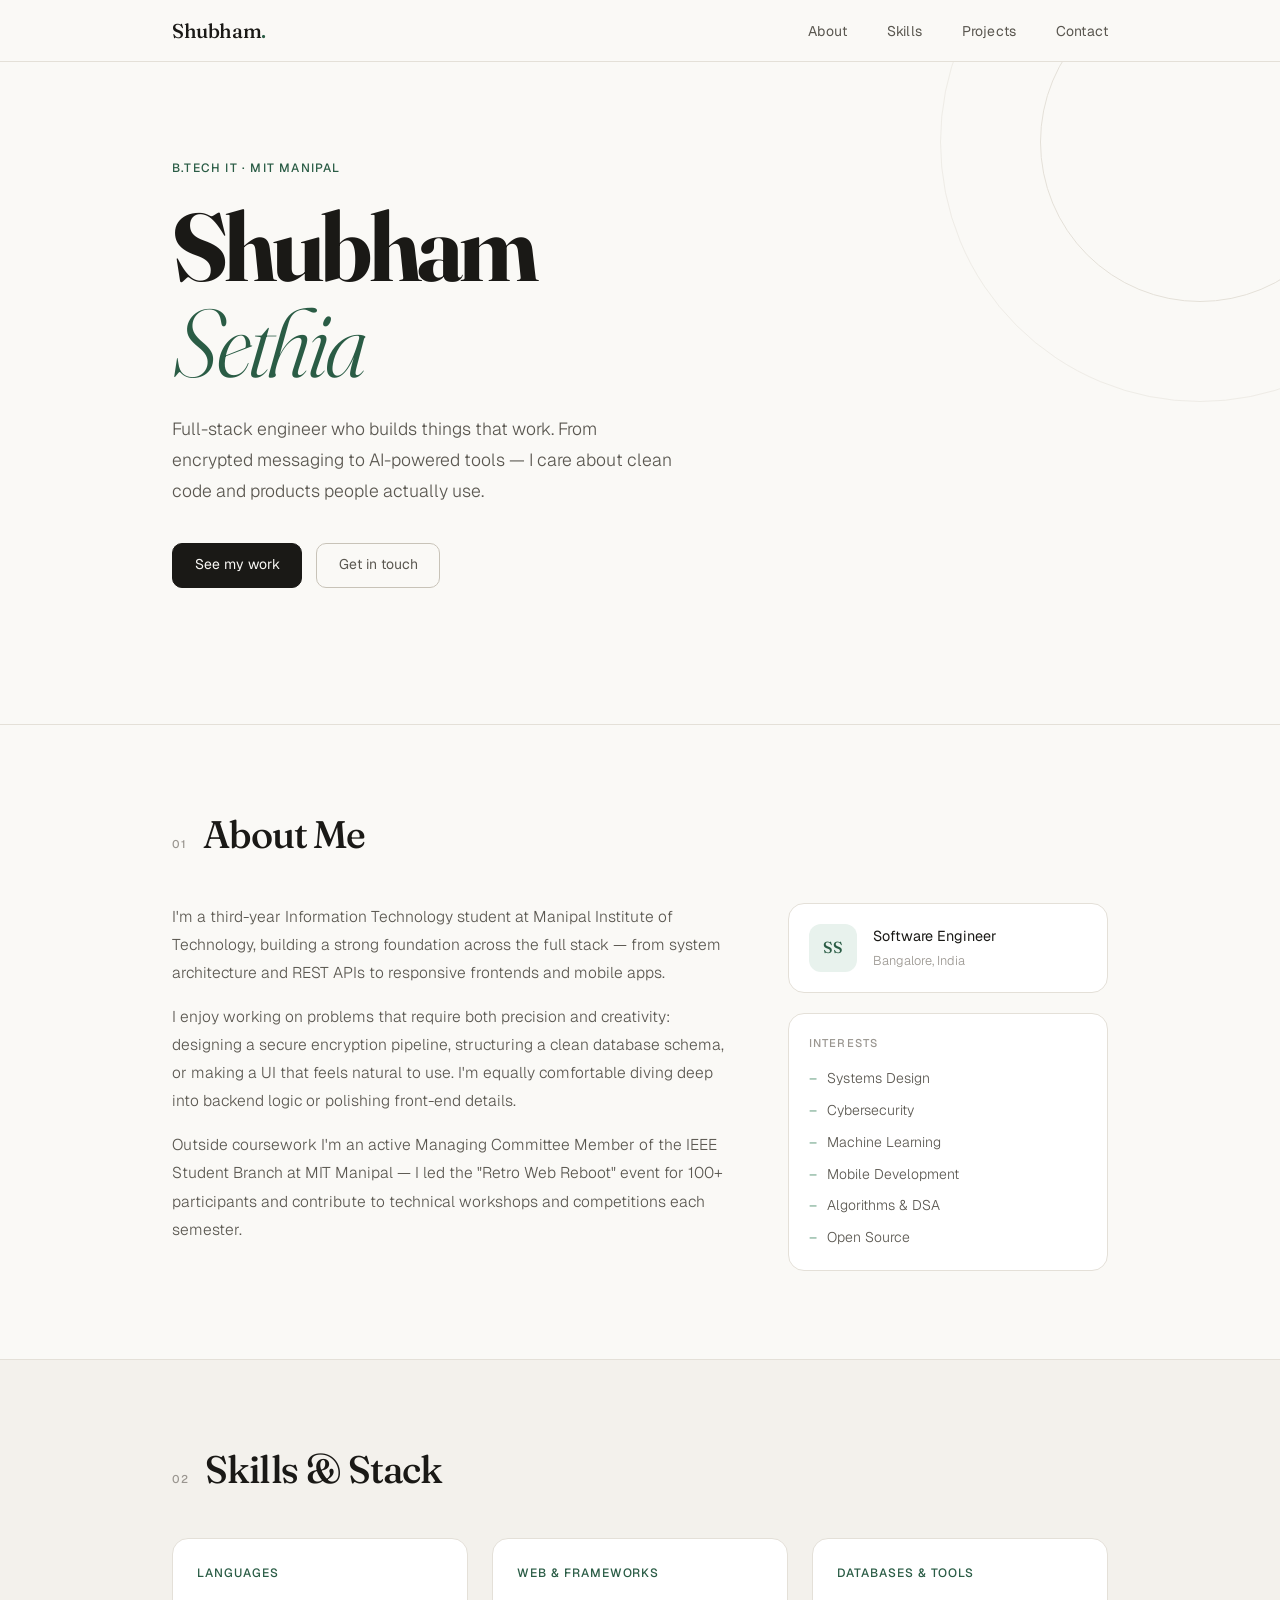
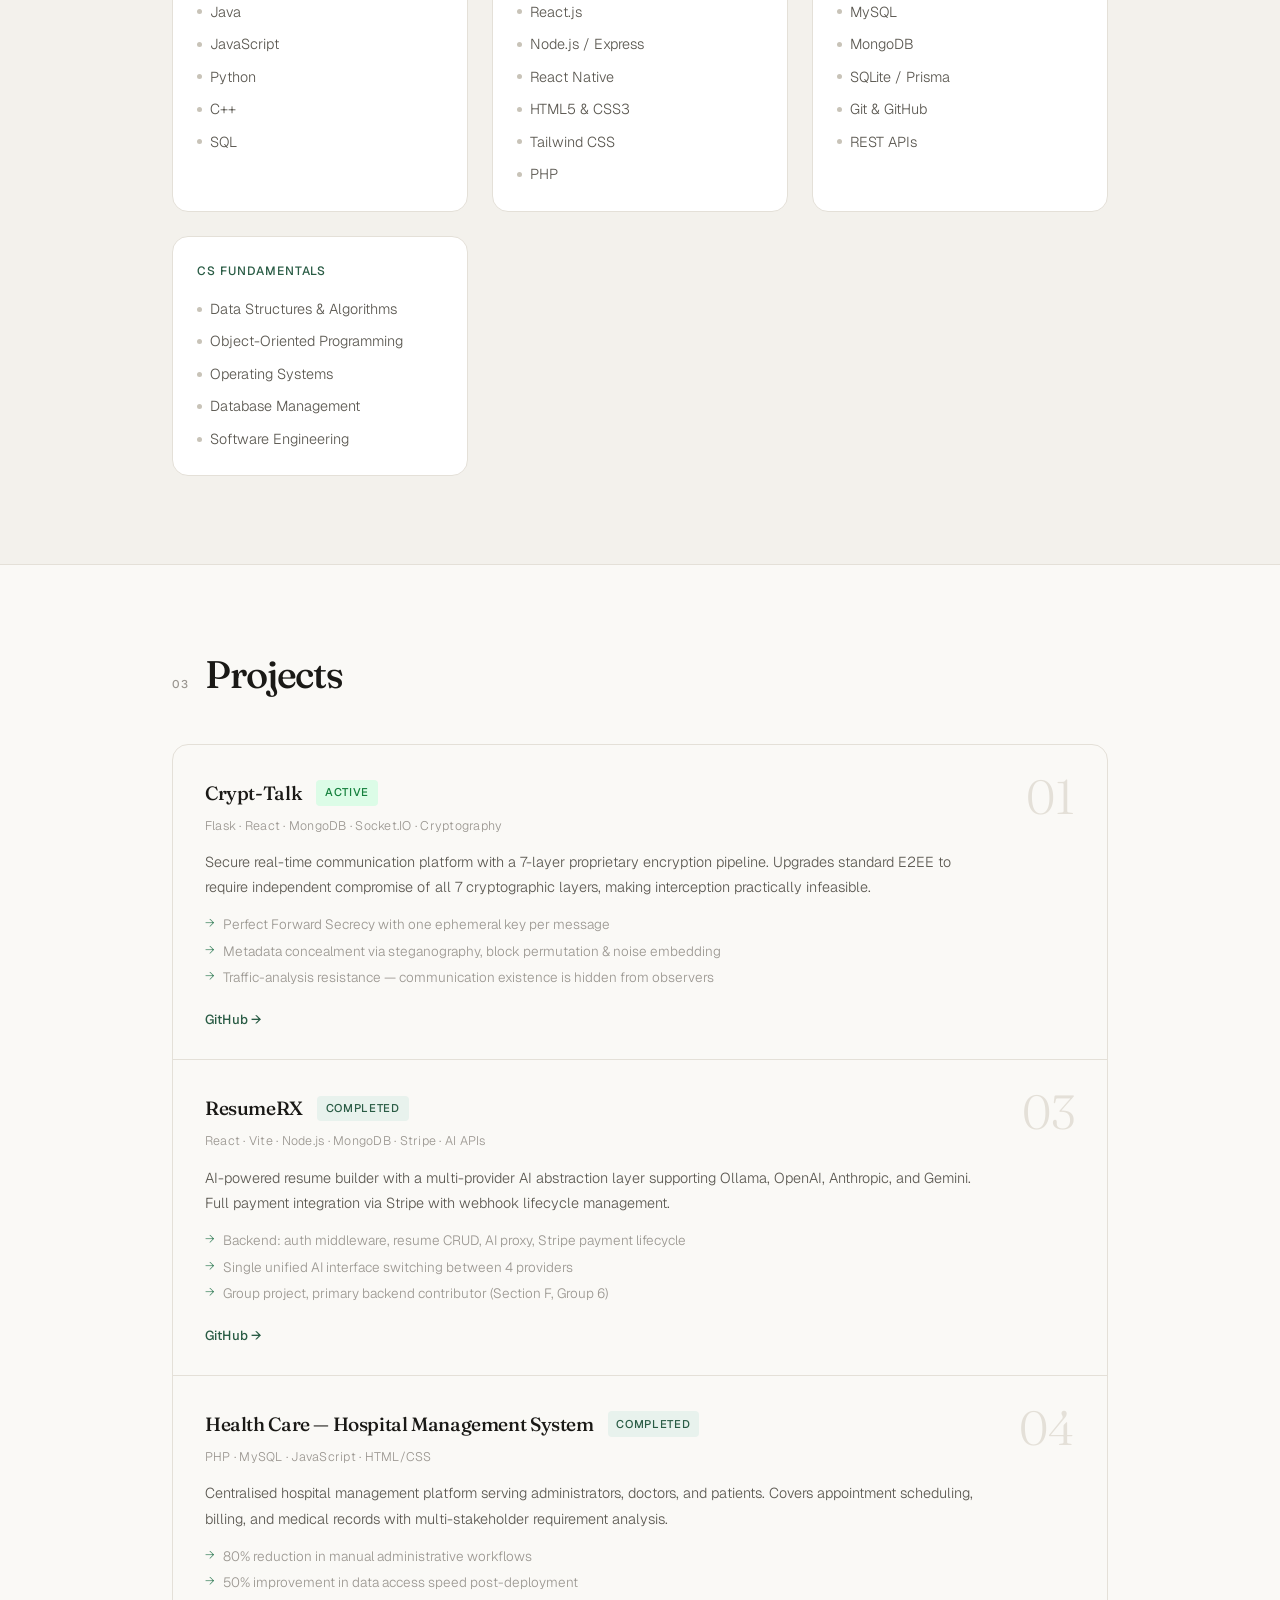
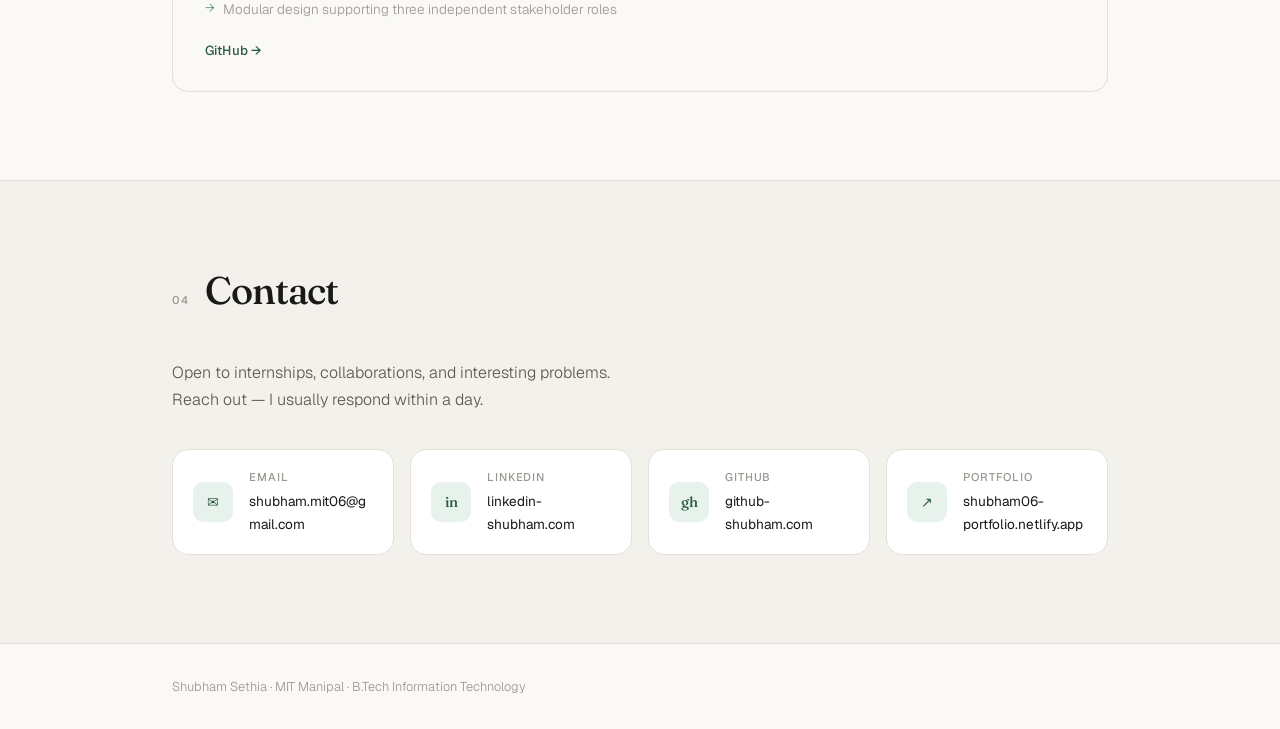
<file: Assignment 1/index.html>
<!DOCTYPE html>
<html lang="en">
<head>
  <meta charset="UTF-8" />
  <meta name="viewport" content="width=device-width, initial-scale=1.0" />
  <title>Shubham Sethia - Portfolio</title>
  <link rel="preconnect" href="https://fonts.googleapis.com" />
  <link rel="preconnect" href="https://fonts.gstatic.com" crossorigin />
  <link href="https://fonts.googleapis.com/css2?family=Fraunces:ital,opsz,wght@0,9..144,300;0,9..144,500;0,9..144,700;1,9..144,300;1,9..144,500&family=Geist:wght@300;400;500&display=swap" rel="stylesheet" />
  <style>
    *, *::before, *::after {
      box-sizing: border-box;
      margin: 0;
      padding: 0;
    }

    :root {
      --bg: #faf9f6;
      --bg-tint: #f3f1ec;
      --surface: #ffffff;
      --border: #e4e0d8;
      --border-dark: #c8c3b8;
      --text: #1a1916;
      --text-2: #5a5750;
      --text-3: #9a9690;
      --accent: #2a5c45;
      --accent-light: #e8f2ed;
      --accent-mid: #4a8c6a;
      --warm: #c45c2a;
      --warm-light: #fdf0ea;
      --font-serif: 'Fraunces', Georgia, serif;
      --font-sans: 'Geist', system-ui, sans-serif;
      --radius: 10px;
      --radius-lg: 16px;
      --max-w: 1000px;
      --nav-h: 62px;
    }

    html {
      scroll-behavior: smooth;
    }

    body {
      background: var(--bg);
      color: var(--text);
      font-family: var(--font-sans);
      font-size: 16px;
      line-height: 1.7;
      font-weight: 300;
      -webkit-font-smoothing: antialiased;
    }

    .container {
      max-width: var(--max-w);
      margin: 0 auto;
      padding: 0 2rem;
    }

    #navbar {
      position: sticky;
      top: 0;
      z-index: 100;
      background: rgba(250, 249, 246, 0.92);
      backdrop-filter: blur(12px);
      -webkit-backdrop-filter: blur(12px);
      border-bottom: 1px solid var(--border);
      height: var(--nav-h);
    }

    .nav-inner {
      max-width: var(--max-w);
      margin: 0 auto;
      padding: 0 2rem;
      height: 100%;
      display: flex;
      align-items: center;
      justify-content: space-between;
    }

    .nav-logo {
      font-family: var(--font-serif);
      font-size: 1.25rem;
      font-weight: 500;
      color: var(--text);
      text-decoration: none;
      letter-spacing: -0.02em;
    }

    .nav-logo span {
      color: var(--accent);
    }

    .nav-links {
      display: flex;
      list-style: none;
      gap: 2.5rem;
    }

    .nav-links a {
      font-size: 0.875rem;
      font-weight: 400;
      color: var(--text-2);
      text-decoration: none;
      letter-spacing: 0.01em;
      transition: color 0.18s;
    }

    .nav-links a:hover {
      color: var(--text);
    }

    .nav-toggle {
      display: none;
      flex-direction: column;
      gap: 5px;
      background: none;
      border: none;
      cursor: pointer;
      padding: 4px;
    }

    .nav-toggle span {
      display: block;
      width: 22px;
      height: 1.5px;
      background: var(--text);
      transition: all 0.22s;
      transform-origin: center;
    }

    .nav-toggle.open span:nth-child(1) { transform: translateY(6.5px) rotate(45deg); }
    .nav-toggle.open span:nth-child(2) { opacity: 0; }
    .nav-toggle.open span:nth-child(3) { transform: translateY(-6.5px) rotate(-45deg); }

    .hero {
      position: relative;
      padding: 6rem 0 5rem;
      overflow: hidden;
    }

    .hero-eyebrow {
      font-family: var(--font-sans);
      font-size: 0.75rem;
      font-weight: 500;
      letter-spacing: 0.1em;
      text-transform: uppercase;
      color: var(--accent);
      margin-bottom: 1.25rem;
      opacity: 0;
      animation: slideUp 0.6s 0.1s forwards;
    }

    .hero-name {
      font-family: var(--font-serif);
      font-size: clamp(3.2rem, 8vw, 6rem);
      font-weight: 700;
      line-height: 1;
      letter-spacing: -0.04em;
      color: var(--text);
      margin-bottom: 1.5rem;
      opacity: 0;
      animation: slideUp 0.6s 0.2s forwards;
    }

    .hero-name em {
      font-style: italic;
      font-weight: 300;
      color: var(--accent);
    }

    .hero-sub {
      font-size: 1.1rem;
      color: var(--text-2);
      max-width: 500px;
      line-height: 1.75;
      margin-bottom: 2.25rem;
      font-weight: 300;
      opacity: 0;
      animation: slideUp 0.6s 0.3s forwards;
    }

    .hero-actions {
      display: flex;
      gap: 0.875rem;
      flex-wrap: wrap;
      margin-bottom: 3.5rem;
      opacity: 0;
      animation: slideUp 0.6s 0.4s forwards;
    }

    .btn {
      display: inline-flex;
      align-items: center;
      gap: 6px;
      padding: 0.6rem 1.35rem;
      font-family: var(--font-sans);
      font-size: 0.875rem;
      font-weight: 400;
      border-radius: var(--radius);
      text-decoration: none;
      transition: all 0.18s;
      cursor: pointer;
      border: 1px solid transparent;
    }

    .btn-dark {
      background: var(--text);
      color: var(--bg);
      border-color: var(--text);
    }

    .btn-dark:hover {
      background: #333;
      border-color: #333;
      transform: translateY(-1px);
    }

    .btn-outline {
      background: transparent;
      color: var(--text-2);
      border-color: var(--border-dark);
    }

    .btn-outline:hover {
      color: var(--text);
      border-color: var(--text);
      background: var(--surface);
    }

    .hero-meta {
      display: flex;
      align-items: center;
      gap: 2rem;
      padding-top: 2.5rem;
      border-top: 1px solid var(--border);
      opacity: 0;
      animation: slideUp 0.6s 0.5s forwards;
    }

    .meta-item {
      display: flex;
      flex-direction: column;
      gap: 2px;
    }

    .meta-num {
      font-family: var(--font-serif);
      font-size: 1.5rem;
      font-weight: 500;
      color: var(--text);
      line-height: 1;
      letter-spacing: -0.03em;
    }

    .meta-label {
      font-size: 0.75rem;
      color: var(--text-3);
      letter-spacing: 0.04em;
    }

    .meta-divider {
      width: 1px;
      height: 36px;
      background: var(--border);
    }

    .hero-deco {
      position: absolute;
      top: -80px;
      right: -80px;
      pointer-events: none;
    }

    .deco-ring {
      position: absolute;
      border-radius: 50%;
      border: 1px solid var(--border);
    }

    .ring-1 {
      width: 320px;
      height: 320px;
      top: 0;
      right: 0;
    }

    .ring-2 {
      width: 520px;
      height: 520px;
      top: -100px;
      right: -100px;
      opacity: 0.5;
    }

    .section {
      padding: 5.5rem 0;
      border-top: 1px solid var(--border);
    }

    .section-tinted {
      background: var(--bg-tint);
    }

    .section-header {
      display: flex;
      align-items: baseline;
      gap: 1rem;
      margin-bottom: 3rem;
    }

    .section-num {
      font-family: var(--font-sans);
      font-size: 0.7rem;
      font-weight: 500;
      letter-spacing: 0.1em;
      color: var(--text-3);
    }

    .section-header h2 {
      font-family: var(--font-serif);
      font-size: clamp(1.7rem, 3.5vw, 2.4rem);
      font-weight: 500;
      letter-spacing: -0.03em;
      color: var(--text);
      line-height: 1.1;
    }

    .about-grid {
      display: grid;
      grid-template-columns: 1fr 320px;
      gap: 4rem;
      align-items: start;
    }

    .about-text p {
      font-size: 0.975rem;
      color: var(--text-2);
      line-height: 1.8;
    }

    .about-text p + p {
      margin-top: 1rem;
    }

    .about-card {
      display: flex;
      align-items: center;
      gap: 1rem;
      padding: 1.25rem;
      background: var(--surface);
      border: 1px solid var(--border);
      border-radius: var(--radius-lg);
      margin-bottom: 1.25rem;
    }

    .about-initials {
      width: 48px;
      height: 48px;
      border-radius: 12px;
      background: var(--accent-light);
      color: var(--accent);
      display: flex;
      align-items: center;
      justify-content: center;
      font-family: var(--font-serif);
      font-size: 1rem;
      font-weight: 500;
      flex-shrink: 0;
    }

    .about-role {
      font-size: 0.9rem;
      font-weight: 400;
      color: var(--text);
      margin-bottom: 2px;
    }

    .about-place {
      font-size: 0.8rem;
      color: var(--text-3);
    }

    .interests-block {
      padding: 1.25rem;
      background: var(--surface);
      border: 1px solid var(--border);
      border-radius: var(--radius-lg);
    }

    .block-label {
      font-size: 0.7rem;
      font-weight: 500;
      letter-spacing: 0.1em;
      text-transform: uppercase;
      color: var(--text-3);
      margin-bottom: 0.875rem;
    }

    .interests-list {
      list-style: none;
      display: flex;
      flex-direction: column;
      gap: 0.5rem;
    }

    .interests-list li {
      font-size: 0.875rem;
      color: var(--text-2);
      padding-left: 1.1rem;
      position: relative;
    }

    .interests-list li::before {
      content: '–';
      position: absolute;
      left: 0;
      color: var(--accent-mid);
    }

    .skills-grid {
      display: grid;
      grid-template-columns: repeat(auto-fill, minmax(220px, 1fr));
      gap: 1.5rem;
    }

    .skill-group {
      background: var(--surface);
      border: 1px solid var(--border);
      border-radius: var(--radius-lg);
      padding: 1.5rem;
    }

    .skill-group-title {
      font-family: var(--font-sans);
      font-size: 0.75rem;
      font-weight: 500;
      letter-spacing: 0.08em;
      text-transform: uppercase;
      color: var(--accent);
      margin-bottom: 1rem;
    }

    .skill-list {
      list-style: none;
      display: flex;
      flex-direction: column;
      gap: 0.5rem;
    }

    .skill-list li {
      font-size: 0.9rem;
      color: var(--text-2);
      display: flex;
      align-items: center;
      gap: 8px;
    }

    .skill-list li::before {
      content: '';
      display: block;
      width: 5px;
      height: 5px;
      border-radius: 50%;
      background: var(--border-dark);
      flex-shrink: 0;
    }

    .projects-list {
      display: flex;
      flex-direction: column;
      gap: 0;
      border: 1px solid var(--border);
      border-radius: var(--radius-lg);
      overflow: hidden;
    }

    .project-item {
      border-bottom: 1px solid var(--border);
      position: relative;
      transition: background 0.18s;
    }

    .project-item:last-child {
      border-bottom: none;
    }

    .project-item::before {
      content: attr(data-index);
      position: absolute;
      top: 1.75rem;
      right: 2rem;
      font-family: var(--font-serif);
      font-size: 3rem;
      font-weight: 300;
      color: var(--border);
      line-height: 1;
      user-select: none;
      transition: color 0.18s;
    }

    .project-item:hover {
      background: var(--surface);
    }

    .project-item:hover::before {
      color: var(--accent-light);
    }

    .project-body {
      padding: 2rem 2rem 1.75rem;
      padding-right: 7rem;
    }

    .project-top {
      display: flex;
      align-items: center;
      gap: 0.875rem;
      margin-bottom: 0.35rem;
    }

    .project-top h3 {
      font-family: var(--font-serif);
      font-size: 1.2rem;
      font-weight: 500;
      color: var(--text);
      letter-spacing: -0.02em;
    }

    .project-status {
      font-size: 0.7rem;
      font-weight: 500;
      letter-spacing: 0.06em;
      text-transform: uppercase;
      padding: 0.2rem 0.55rem;
      border-radius: 4px;
    }

    .status-active {
      background: #dcfce7;
      color: #15803d;
    }

    .status-done {
      background: var(--accent-light);
      color: var(--accent);
    }

    .project-tech {
      font-size: 0.78rem;
      color: var(--text-3);
      margin-bottom: 0.875rem;
      letter-spacing: 0.02em;
    }

    .project-desc {
      font-size: 0.9rem;
      color: var(--text-2);
      line-height: 1.75;
      margin-bottom: 0.875rem;
    }

    .project-points {
      list-style: none;
      display: flex;
      flex-direction: column;
      gap: 0.3rem;
      margin-bottom: 1.25rem;
    }

    .project-points li {
      font-size: 0.845rem;
      color: var(--text-3);
      padding-left: 1.1rem;
      position: relative;
      line-height: 1.6;
    }

    .project-points li::before {
      content: '→';
      position: absolute;
      left: 0;
      font-size: 0.75rem;
      color: var(--accent-mid);
    }

    .project-links {
      display: flex;
      gap: 1.25rem;
    }

    .project-link {
      font-size: 0.82rem;
      font-weight: 500;
      color: var(--accent);
      text-decoration: none;
      letter-spacing: 0.01em;
      transition: color 0.15s;
    }

    .project-link:hover {
      color: var(--text);
    }

    .contact-intro {
      font-size: 1rem;
      color: var(--text-2);
      margin-bottom: 2.25rem;
      max-width: 440px;
    }

    .contact-grid {
      display: grid;
      grid-template-columns: repeat(auto-fill, minmax(220px, 1fr));
      gap: 1rem;
    }

    .contact-card {
      display: flex;
      align-items: center;
      box-sizing: border-box;
      gap: 1rem;
      padding: 1.1rem 1.25rem;
      background: var(--surface);
      border: 1px solid var(--border);
      border-radius: var(--radius-lg);
      text-decoration: none;
      transition: all 0.18s;
    }

    .contact-card:hover {
      border-color: var(--border-dark);
      transform: translateY(-2px);
      box-shadow: 0 4px 16px rgba(0,0,0,0.06);
    }

    .contact-icon {
      width: 40px;
      height: 40px;
      border-radius: 10px;
      background: var(--accent-light);
      color: var(--accent);
      display: flex;
      align-items: center;
      justify-content: center;
      font-family: var(--font-serif);
      font-size: 0.9rem;
      font-weight: 500;
      flex-shrink: 0;
    }

    .contact-type {
      font-size: 0.7rem;
      font-weight: 500;
      letter-spacing: 0.08em;
      text-transform: uppercase;
      color: var(--text-3);
      margin-bottom: 3px;
    }

    .contact-val {
      font-size: 0.85rem;
      color: var(--text);
      font-weight: 400;
      word-break: break-word;
      overflow-wrap: break-word;
    }

    footer {
      padding: 2rem 0;
      border-top: 1px solid var(--border);
    }

    .footer-inner {
      display: flex;
      align-items: center;
      justify-content: space-between;
      flex-wrap: wrap;
      gap: 0.5rem;
    }

    footer p {
      font-size: 0.8rem;
      color: var(--text-3);
    }

    @keyframes slideUp {
      from { opacity: 0; transform: translateY(18px); }
      to   { opacity: 1; transform: none; }
    }

    .reveal {
      opacity: 0;
      transform: translateY(16px);
      transition: opacity 0.55s ease, transform 0.55s ease;
    }

    .reveal.visible {
      opacity: 1;
      transform: none;
    }

    @media (max-width: 768px) {
      .about-grid {
        grid-template-columns: 1fr;
        gap: 2.5rem;
      }

      .hero-name {
        font-size: clamp(2.8rem, 12vw, 4rem);
      }

      .nav-links {
        display: none;
        position: absolute;
        top: var(--nav-h);
        left: 0;
        right: 0;
        background: var(--bg);
        border-bottom: 1px solid var(--border);
        flex-direction: column;
        gap: 0;
        padding: 0.5rem 0;
      }

      .nav-links.open {
        display: flex;
      }

      .nav-links li a {
        display: block;
        padding: 0.75rem 2rem;
        font-size: 0.95rem;
      }

      .nav-toggle {
        display: flex;
      }

      #navbar {
        position: relative;
      }

      .hero-meta {
        gap: 1.25rem;
      }

      .project-item::before {
        display: none;
      }

      .project-body {
        padding-right: 2rem;
      }

      .footer-inner {
        flex-direction: column;
        text-align: center;
      }
    }

    @media (max-width: 480px) {
      .container {
        padding: 0 1.25rem;
      }

      .section {
        padding: 3.5rem 0;
      }

      .hero {
        padding: 3.5rem 0 3rem;
      }

      .hero-meta {
        flex-wrap: wrap;
        gap: 1rem;
      }

      .meta-divider {
        display: none;
      }

      .contact-grid {
        grid-template-columns: 1fr;
      }
    }
  </style>
</head>
<body>

  <nav id="navbar">
    <div class="nav-inner">
      <a href="#" class="nav-logo">Shubham<span>.</span></a>
      <button class="nav-toggle" id="navToggle" aria-label="Toggle menu">
        <span></span><span></span><span></span>
      </button>
      <ul class="nav-links" id="navLinks">
        <li><a href="#about">About</a></li>
        <li><a href="#skills">Skills</a></li>
        <li><a href="#projects">Projects</a></li>
        <li><a href="#contact">Contact</a></li>
      </ul>
    </div>
  </nav>

  <!-- HERO -->
  <header class="hero">
    <div class="container">
      <div class="hero-eyebrow">B.Tech IT · MIT Manipal</div>
      <h1 class="hero-name">Shubham<br /><em>Sethia</em></h1>
      <p class="hero-sub">
        Full-stack engineer who builds things that work. From encrypted messaging 
        to AI-powered tools — I care about clean code and products people actually use.
      </p>
      <div class="hero-actions">
        <a href="#projects" class="btn btn-dark">See my work</a>
        <a href="#contact" class="btn btn-outline">Get in touch</a>
      </div>
    </div>
    <div class="hero-deco" aria-hidden="true">
      <div class="deco-ring ring-1"></div>
      <div class="deco-ring ring-2"></div>
    </div>
  </header>

  <main>

    <!-- ABOUT -->
    <section id="about" class="section">
      <div class="container">
        <div class="section-header">
          <span class="section-num">01</span>
          <h2>About Me</h2>
        </div>
        <div class="about-grid">
          <div class="about-text">
            <p>
              I'm a third-year Information Technology student at Manipal Institute of Technology,
              building a strong foundation across the full stack — from system architecture and 
              REST APIs to responsive frontends and mobile apps.
            </p>
            <p>
              I enjoy working on problems that require both precision and creativity: designing 
              a secure encryption pipeline, structuring a clean database schema, or making a UI 
              that feels natural to use. I'm equally comfortable diving deep into backend logic 
              or polishing front-end details.
            </p>
            <p>
              Outside coursework I'm an active Managing Committee Member of the IEEE Student Branch 
              at MIT Manipal — I led the "Retro Web Reboot" event for 100+ participants and 
              contribute to technical workshops and competitions each semester.
            </p>
          </div>
          <div class="about-side">
            <div class="about-card">
              <div class="about-initials">SS</div>
              <div class="about-card-info">
                <p class="about-role">Software Engineer</p>
                <p class="about-place">Bangalore, India</p>
              </div>
            </div>
            <div class="interests-block">
              <p class="block-label">Interests</p>
              <ul class="interests-list">
                <li>Systems Design</li>
                <li>Cybersecurity</li>
                <li>Machine Learning</li>
                <li>Mobile Development</li>
                <li>Algorithms &amp; DSA</li>
                <li>Open Source</li>
              </ul>
            </div>
          </div>
        </div>
      </div>
    </section>

    <!-- SKILLS -->
    <section id="skills" class="section section-tinted">
      <div class="container">
        <div class="section-header">
          <span class="section-num">02</span>
          <h2>Skills &amp; Stack</h2>
        </div>
        <div class="skills-grid">
          <div class="skill-group">
            <h3 class="skill-group-title">Languages</h3>
            <ul class="skill-list">
              <li>Java</li>
              <li>JavaScript</li>
              <li>Python</li>
              <li>C++</li>
              <li>SQL</li>
            </ul>
          </div>
          <div class="skill-group">
            <h3 class="skill-group-title">Web &amp; Frameworks</h3>
            <ul class="skill-list">
              <li>React.js</li>
              <li>Node.js / Express</li>
              <li>React Native</li>
              <li>HTML5 &amp; CSS3</li>
              <li>Tailwind CSS</li>
              <li>PHP</li>
            </ul>
          </div>
          <div class="skill-group">
            <h3 class="skill-group-title">Databases &amp; Tools</h3>
            <ul class="skill-list">
              <li>MySQL</li>
              <li>MongoDB</li>
              <li>SQLite / Prisma</li>
              <li>Git &amp; GitHub</li>
              <li>REST APIs</li>
            </ul>
          </div>
          <div class="skill-group">
            <h3 class="skill-group-title">CS Fundamentals</h3>
            <ul class="skill-list">
              <li>Data Structures &amp; Algorithms</li>
              <li>Object-Oriented Programming</li>
              <li>Operating Systems</li>
              <li>Database Management</li>
              <li>Software Engineering</li>
            </ul>
          </div>
        </div>
      </div>
    </section>

    <!-- PROJECTS -->
    <section id="projects" class="section">
      <div class="container">
        <div class="section-header">
          <span class="section-num">03</span>
          <h2>Projects</h2>
        </div>

        <div class="projects-list">

          <article class="project-item" data-index="01">
            <div class="project-body">
              <div class="project-top">
                <h3>Crypt-Talk</h3>
                <span class="project-status status-active">Active</span>
              </div>
              <p class="project-tech">Flask · React · MongoDB · Socket.IO · Cryptography</p>
              <p class="project-desc">
                Secure real-time communication platform with a 7-layer proprietary 
                encryption pipeline. Upgrades standard E2EE to require independent 
                compromise of all 7 cryptographic layers, making interception practically infeasible.
              </p>
              <ul class="project-points">
                <li>Perfect Forward Secrecy with one ephemeral key per message</li>
                <li>Metadata concealment via steganography, block permutation &amp; noise embedding</li>
                <li>Traffic-analysis resistance — communication existence is hidden from observers</li>
              </ul>
              <div class="project-links">
                <a href="https://github.com/sethia-shubhamm/Crypt-Talk" class="project-link" target="_blank">GitHub →</a>
              </div>
            </div>
          </article>

          <article class="project-item" data-index="03">
            <div class="project-body">
              <div class="project-top">
                <h3>ResumeRX</h3>
                <span class="project-status status-done">Completed</span>
              </div>
              <p class="project-tech">React · Vite · Node.js · MongoDB · Stripe · AI APIs</p>
              <p class="project-desc">
                AI-powered resume builder with a multi-provider AI abstraction layer 
                supporting Ollama, OpenAI, Anthropic, and Gemini. Full payment integration 
                via Stripe with webhook lifecycle management.
              </p>
              <ul class="project-points">
                <li>Backend: auth middleware, resume CRUD, AI proxy, Stripe payment lifecycle</li>
                <li>Single unified AI interface switching between 4 providers</li>
                <li>Group project, primary backend contributor (Section F, Group 6)</li>
              </ul>
              <div class="project-links">
                <a href="https://github.com/sethia-shubhamm/ResumeRX" class="project-link" target="_blank">GitHub →</a>
              </div>
            </div>
          </article>

          <article class="project-item" data-index="04">
            <div class="project-body">
              <div class="project-top">
                <h3>Health Care — Hospital Management System</h3>
                <span class="project-status status-done">Completed</span>
              </div>
              <p class="project-tech">PHP · MySQL · JavaScript · HTML/CSS</p>
              <p class="project-desc">
                Centralised hospital management platform serving administrators, doctors, 
                and patients. Covers appointment scheduling, billing, and medical records 
                with multi-stakeholder requirement analysis.
              </p>
              <ul class="project-points">
                <li>80% reduction in manual administrative workflows</li>
                <li>50% improvement in data access speed post-deployment</li>
                <li>Modular design supporting three independent stakeholder roles</li>
              </ul>
              <div class="project-links">
                <a href="https://github.com/sethia-shubhamm/Hospital_Management_Project" class="project-link" target="_blank">GitHub →</a>
              </div>
            </div>
          </article>

        </div>
      </div>
    </section>

    <!-- CONTACT -->
    <section id="contact" class="section section-tinted">
      <div class="container">
        <div class="section-header">
          <span class="section-num">04</span>
          <h2>Contact</h2>
        </div>
        <p class="contact-intro">
          Open to internships, collaborations, and interesting problems. 
          Reach out — I usually respond within a day.
        </p>
        <div class="contact-grid">
          <a href="mailto:shubham.mit06@gmail.com" class="contact-card">
            <span class="contact-icon">✉</span>
            <div>
              <p class="contact-type">Email</p>
              <p class="contact-val">shubham.mit06@gmail.com</p>
            </div>
          </a>
          <a href="https://linkedin.com/in/shubham-sethia" target="_blank" class="contact-card">
            <span class="contact-icon">in</span>
            <div>
              <p class="contact-type">LinkedIn</p>
              <p class="contact-val">linkedin-shubham.com</p>
            </div>
          </a>
          <a href="https://github.com/sethia-shubhamm" target="_blank" class="contact-card">
            <span class="contact-icon">gh</span>
            <div>
              <p class="contact-type">GitHub</p>
              <p class="contact-val">github-shubham.com</p>
            </div>
          </a>
          <a href="https://shubham06-portfolio.netlify.app" target="_blank" class="contact-card">
            <span class="contact-icon">↗</span>
            <div>
              <p class="contact-type">Portfolio</p>
              <p class="contact-val">shubham06-portfolio.netlify.app</p>
            </div>
          </a>
        </div>
      </div>
    </section>

  </main>

  <footer>
    <div class="container footer-inner">
      <p>Shubham Sethia · MIT Manipal · B.Tech Information Technology</p>
    </div>
  </footer>

  <script>
    document.addEventListener('DOMContentLoaded', function () {
      const toggle = document.getElementById('navToggle');
      const navLinks = document.getElementById('navLinks');

      toggle.addEventListener('click', function () {
        const isOpen = navLinks.classList.toggle('open');
        toggle.classList.toggle('open', isOpen);
        toggle.setAttribute('aria-expanded', isOpen);
      });

      navLinks.querySelectorAll('a').forEach(function (link) {
        link.addEventListener('click', function () {
          navLinks.classList.remove('open');
          toggle.classList.remove('open');
          toggle.setAttribute('aria-expanded', false);
        });
      });

      const navbar = document.getElementById('navbar');
      window.addEventListener('scroll', function () {
        if (window.scrollY > 10) {
          navbar.style.boxShadow = '0 1px 12px rgba(0,0,0,0.06)';
        } else {
          navbar.style.boxShadow = 'none';
        }
      }, { passive: true });

      const revealTargets = document.querySelectorAll(
        '.section-header, .about-text, .about-side, .skill-group, .project-item, .contact-card, .contact-intro'
      );

      revealTargets.forEach(function (el) {
        el.classList.add('reveal');
      });

      const observer = new IntersectionObserver(function (entries) {
        entries.forEach(function (entry) {
          if (entry.isIntersecting) {
            entry.target.classList.add('visible');
            observer.unobserve(entry.target);
          }
        });
      }, {
        threshold: 0.12,
        rootMargin: '0px 0px -40px 0px'
      });

      revealTargets.forEach(function (el) {
        observer.observe(el);
      });

      const projectItems = document.querySelectorAll('.project-item');
      projectItems.forEach(function (item, i) {
        item.style.transitionDelay = (i * 0.07) + 's';
      });

      const sections = document.querySelectorAll('section[id], header[id]');
      const navAnchors = document.querySelectorAll('.nav-links a');

      function setActiveLink() {
        let current = '';
        sections.forEach(function (sec) {
          const top = sec.offsetTop - 90;
          if (window.scrollY >= top) {
            current = sec.getAttribute('id');
          }
        });

        navAnchors.forEach(function (a) {
          a.style.color = '';
          if (a.getAttribute('href') === '#' + current) {
            a.style.color = 'var(--text)';
          }
        });
      }

      window.addEventListener('scroll', setActiveLink, { passive: true });
      setActiveLink();
    });
  </script>
</body>
</html>
</file>
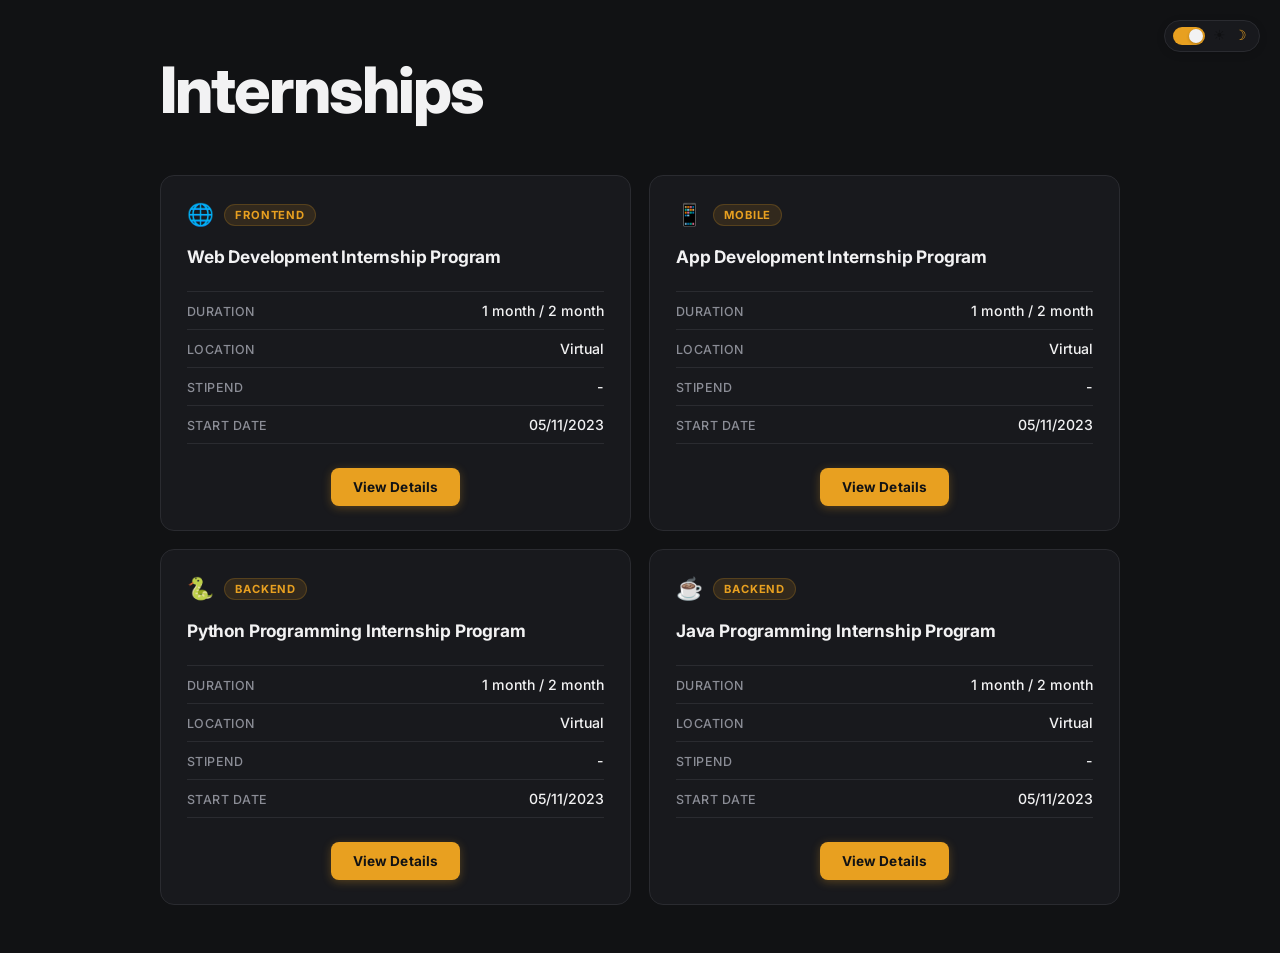
<file: Assignment 3/index.html>
<!DOCTYPE html>
<html lang="en" data-theme="dark">
<head>
    <meta charset="UTF-8">
    <meta name="viewport" content="width=device-width, initial-scale=1.0">
    <meta name="description" content="Explore internship programs in Web Development, App Development, Python, and Java Programming.">
    <title>Internships</title>
    <link rel="preconnect" href="https://fonts.googleapis.com">
    <link rel="preconnect" href="https://fonts.gstatic.com" crossorigin>
    <link href="https://fonts.googleapis.com/css2?family=Inter:wght@400;500;600;700;800&display=swap" rel="stylesheet">
    <link rel="stylesheet" href="style.css">
</head>
<body>

    <button class="theme-toggle" id="themeToggle" title="Toggle theme">
        <span class="toggle-track">
            <span class="toggle-thumb"></span>
        </span>
        <span class="toggle-icon sun">☀︎</span>
        <span class="toggle-icon moon">☽</span>
    </button>

    <main class="page-wrapper">

        <header class="site-header">
            <h1>Internships</h1>
        </header>

        <div class="container">

            <div class="cards" id="card-web-dev">
                <div class="card-header">
                    <span class="card-icon">🌐</span>
                    <span class="card-track">Frontend</span>
                </div>
                <h2>Web Development Internship Program</h2>
                <ul>
                    <li>
                        <span class="label">Duration</span>
                        <span class="value">1 month / 2 month</span>
                    </li>
                    <li>
                        <span class="label">Location</span>
                        <span class="value">Virtual</span>
                    </li>
                    <li>
                        <span class="label">Stipend</span>
                        <span class="value">-</span>
                    </li>
                    <li>
                        <span class="label">Start Date</span>
                        <span class="value">05/11/2023</span>
                    </li>
                </ul>
                <a class="card-btn" id="btn-web-dev" href="https://web.classplusapp.com/store/course/506813?section=overview" target="_blank">View Details</a>
            </div>

            <div class="cards" id="card-app-dev">
                <div class="card-header">
                    <span class="card-icon">📱</span>
                    <span class="card-track">Mobile</span>
                </div>
                <h2>App Development Internship Program</h2>
                <ul>
                    <li>
                        <span class="label">Duration</span>
                        <span class="value">1 month / 2 month</span>
                    </li>
                    <li>
                        <span class="label">Location</span>
                        <span class="value">Virtual</span>
                    </li>
                    <li>
                        <span class="label">Stipend</span>
                        <span class="value">-</span>
                    </li>
                    <li>
                        <span class="label">Start Date</span>
                        <span class="value">05/11/2023</span>
                    </li>
                </ul>
                <a class="card-btn" id="btn-app-dev" href="https://web.classplusapp.com/store/course/649395?section=overview" target="_blank">View Details</a>
            </div>

            <div class="cards" id="card-python">
                <div class="card-header">
                    <span class="card-icon">🐍</span>
                    <span class="card-track">Backend</span>
                </div>
                <h2>Python Programming Internship Program</h2>
                <ul>
                    <li>
                        <span class="label">Duration</span>
                        <span class="value">1 month / 2 month</span>
                    </li>
                    <li>
                        <span class="label">Location</span>
                        <span class="value">Virtual</span>
                    </li>
                    <li>
                        <span class="label">Stipend</span>
                        <span class="value">-</span>
                    </li>
                    <li>
                        <span class="label">Start Date</span>
                        <span class="value">05/11/2023</span>
                    </li>
                </ul>
                <a class="card-btn" id="btn-python" href="https://web.classplusapp.com/store/course/506722?section=overview" target="_blank">View Details</a>
            </div>

            <div class="cards" id="card-java">
                <div class="card-header">
                    <span class="card-icon">☕</span>
                    <span class="card-track">Backend</span>
                </div>
                <h2>Java Programming Internship Program</h2>
                <ul>
                    <li>
                        <span class="label">Duration</span>
                        <span class="value">1 month / 2 month</span>
                    </li>
                    <li>
                        <span class="label">Location</span>
                        <span class="value">Virtual</span>
                    </li>
                    <li>
                        <span class="label">Stipend</span>
                        <span class="value">-</span>
                    </li>
                    <li>
                        <span class="label">Start Date</span>
                        <span class="value">05/11/2023</span>
                    </li>
                </ul>
                <a class="card-btn" id="btn-java" href="https://web.classplusapp.com/store/course/506804?section=overview" target="_blank">View Details</a>
            </div>

        </div>

    </main>

    <script>
        const toggle = document.getElementById('themeToggle');
        const html   = document.documentElement;

        const saved = localStorage.getItem('theme') || 'dark';
        html.setAttribute('data-theme', saved);

        toggle.addEventListener('click', () => {
            const current = html.getAttribute('data-theme');
            const next    = current === 'dark' ? 'light' : 'dark';
            html.setAttribute('data-theme', next);
            localStorage.setItem('theme', next);
        });

        document.querySelectorAll('.cards').forEach((card, i) => {
            card.style.opacity = '0';
            card.style.transform = 'translateY(28px)';
            setTimeout(() => {
                card.style.transition = 'opacity 0.55s ease, transform 0.55s ease';
                card.style.opacity = '1';
                card.style.transform = 'translateY(0)';
            }, 80 + i * 100);
        });
    </script>
</body>
</html>
</file>
<file: Assignment 3/style.css>
*, *::before, *::after {
    margin: 0;
    padding: 0;
    box-sizing: border-box;
}

:root {
    --accent:        #e8a020;     
    --accent-dim:    rgba(232, 160, 32, 0.12);
    --accent-hover:  #f0b030;
    --radius:        14px;
    --radius-sm:     8px;
    --speed:         0.22s;
}

[data-theme="dark"] {
    --bg:            #111214;
    --bg-card:       #18191d;
    --bg-card-hover: #1e1f24;
    --border:        #2a2b30;
    --border-hover:  #3a3b42;
    --text-1:        #f2f2f3;
    --text-2:        #8b8d96;
    --text-3:        #55565e;
    --btn-text:      #111214;
    --toggle-bg:     #2a2b30;
    --toggle-thumb:  #f2f2f3;
}

[data-theme="light"] {
    --bg:            #f5f5f0;
    --bg-card:       #ffffff;
    --bg-card-hover: #fafaf8;
    --border:        #e2e2da;
    --border-hover:  #c8c8be;
    --text-1:        #16161a;
    --text-2:        #6b6b72;
    --text-3:        #a8a8a8;
    --btn-text:      #16161a;
    --toggle-bg:     #ddddd5;
    --toggle-thumb:  #ffffff;
}


html {
    scroll-behavior: smooth;
    color-scheme: dark light;
}

body {
    font-family: 'Inter', -apple-system, BlinkMacSystemFont, 'Segoe UI', sans-serif;
    background: var(--bg);
    color: var(--text-1);
    min-height: 100vh;
    padding: 56px 24px 48px;
    -webkit-font-smoothing: antialiased;
    transition: background var(--speed) ease, color var(--speed) ease;
}

.theme-toggle {
    position: fixed;
    top: 20px;
    right: 20px;
    z-index: 100;
    display: flex;
    align-items: center;
    gap: 8px;
    background: var(--bg-card);
    border: 1px solid var(--border);
    border-radius: 999px;
    padding: 6px 12px 6px 8px;
    cursor: pointer;
    transition: border-color var(--speed), box-shadow var(--speed);
    box-shadow: 0 2px 8px rgba(0,0,0,0.12);
}

.theme-toggle:hover {
    border-color: var(--accent);
    box-shadow: 0 2px 14px rgba(232, 160, 32, 0.15);
}

.toggle-track {
    width: 32px;
    height: 18px;
    background: var(--toggle-bg);
    border-radius: 999px;
    position: relative;
    flex-shrink: 0;
    transition: background var(--speed);
}

[data-theme="dark"] .toggle-track  { background: var(--accent); }
[data-theme="light"] .toggle-track { background: var(--toggle-bg); }

.toggle-thumb {
    position: absolute;
    top: 2px;
    width: 14px;
    height: 14px;
    background: var(--toggle-thumb);
    border-radius: 50%;
    transition: left 0.25s cubic-bezier(0.4,0,0.2,1);
    box-shadow: 0 1px 3px rgba(0,0,0,0.25);
}

[data-theme="dark"] .toggle-thumb  { left: calc(100% - 16px); }
[data-theme="light"] .toggle-thumb { left: 2px; }

.toggle-icon {
    font-size: 0.85rem;
    line-height: 1;
    transition: opacity var(--speed);
}

[data-theme="dark"]  .sun  { opacity: 0.35; }
[data-theme="dark"]  .moon { opacity: 1; color: var(--accent); }
[data-theme="light"] .sun  { opacity: 1; color: var(--accent); }
[data-theme="light"] .moon { opacity: 0.35; }

.page-wrapper {
    max-width: 960px;
    margin: 0 auto;
}

.site-header {
    margin-bottom: 52px;
}

.eyebrow {
    font-size: 0.72rem;
    font-weight: 600;
    letter-spacing: 0.1em;
    text-transform: uppercase;
    color: var(--accent);
    margin-bottom: 14px;
}

.site-header h1 {
    font-size: clamp(2.4rem, 6vw, 4rem);
    font-weight: 800;
    letter-spacing: -0.03em;
    color: var(--text-1);
    line-height: 1.05;
    margin-bottom: 14px;
}

.subtitle {
    font-size: 1rem;
    color: var(--text-2);
    line-height: 1.65;
    max-width: 480px;
    font-weight: 400;
}

.container {
    display: grid;
    grid-template-columns: 1fr 1fr;
    gap: 18px;
}

.cards {
    background: var(--bg-card);
    border: 1px solid var(--border);
    border-radius: var(--radius);
    padding: 28px 26px 24px;
    display: flex;
    flex-direction: column;
    transition:
        background var(--speed),
        border-color var(--speed),
        box-shadow var(--speed),
        transform 0.25s cubic-bezier(0.4,0,0.2,1);
}

.cards:hover {
    background: var(--bg-card-hover);
    border-color: var(--border-hover);
    box-shadow: 0 12px 40px rgba(0,0,0,0.12);
    transform: translateY(-3px);
}

[data-theme="dark"] .cards:hover {
    border-color: var(--accent);
    box-shadow: 0 12px 40px rgba(0,0,0,0.35), 0 0 0 1px var(--accent);
}

.card-header {
    display: flex;
    align-items: center;
    gap: 10px;
    margin-bottom: 18px;
}

.card-icon {
    font-size: 1.35rem;
    line-height: 1;
}

.card-track {
    font-size: 0.7rem;
    font-weight: 700;
    letter-spacing: 0.08em;
    text-transform: uppercase;
    color: var(--accent);
    background: var(--accent-dim);
    border: 1px solid rgba(232, 160, 32, 0.2);
    padding: 3px 10px;
    border-radius: 999px;
}

.cards h2 {
    font-size: 1.08rem;
    font-weight: 700;
    color: var(--text-1);
    line-height: 1.45;
    margin-bottom: 22px;
    letter-spacing: -0.01em;
}

.cards ul {
    list-style: none;
    display: flex;
    flex-direction: column;
    flex-grow: 1;
    margin-bottom: 24px;
    border-top: 1px solid var(--border);
}

.cards li {
    display: flex;
    justify-content: space-between;
    align-items: baseline;
    padding: 10px 0;
    border-bottom: 1px solid var(--border);
    gap: 12px;
}

.label {
    font-size: 0.78rem;
    font-weight: 500;
    color: var(--text-2);
    text-transform: uppercase;
    letter-spacing: 0.04em;
    flex-shrink: 0;
}

.value {
    font-size: 0.88rem;
    font-weight: 500;
    color: var(--text-1);
    text-align: right;
}
.card-btn {
    display: inline-block;
    text-decoration: none;
    background: var(--accent);
    color: var(--btn-text);
    border: none;
    padding: 11px 22px;
    border-radius: var(--radius-sm);
    font-size: 0.85rem;
    font-weight: 700;
    font-family: inherit;
    cursor: pointer;
    letter-spacing: 0.01em;
    transition: background var(--speed), box-shadow var(--speed), transform 0.18s ease;
    align-self: center;
    box-shadow: 0 2px 10px rgba(232, 160, 32, 0.3);
}

.card-btn:hover {
    background: var(--accent-hover);
    box-shadow: 0 4px 18px rgba(232, 160, 32, 0.45);
    transform: translateY(-1px);
}

.card-btn:active {
    transform: translateY(0);
    box-shadow: none;
}

.site-footer {
    margin-top: 52px;
    font-size: 0.78rem;
    color: var(--text-3);
    letter-spacing: 0.02em;
    border-top: 1px solid var(--border);
    padding-top: 20px;
    transition: border-color var(--speed);
}

::-webkit-scrollbar { width: 6px; }
::-webkit-scrollbar-track { background: var(--bg); }
::-webkit-scrollbar-thumb { background: var(--border); border-radius: 99px; }
::-webkit-scrollbar-thumb:hover { background: var(--accent); }


@media (max-width: 720px) {
    body { padding: 44px 18px 40px; }

    .container {
        grid-template-columns: 1fr 1fr;
        gap: 14px;
    }

    .cards { padding: 22px 18px 20px; }
    .cards h2 { font-size: 0.98rem; }
}

@media (max-width: 560px) {
    body { padding: 36px 14px 32px; }

    .site-header { margin-bottom: 36px; }

    .container {
        grid-template-columns: 1fr;
        gap: 12px;
    }

    .cards { padding: 20px 18px 18px; }

    .card-btn { width: 100%; text-align: center; }
}
</file>
